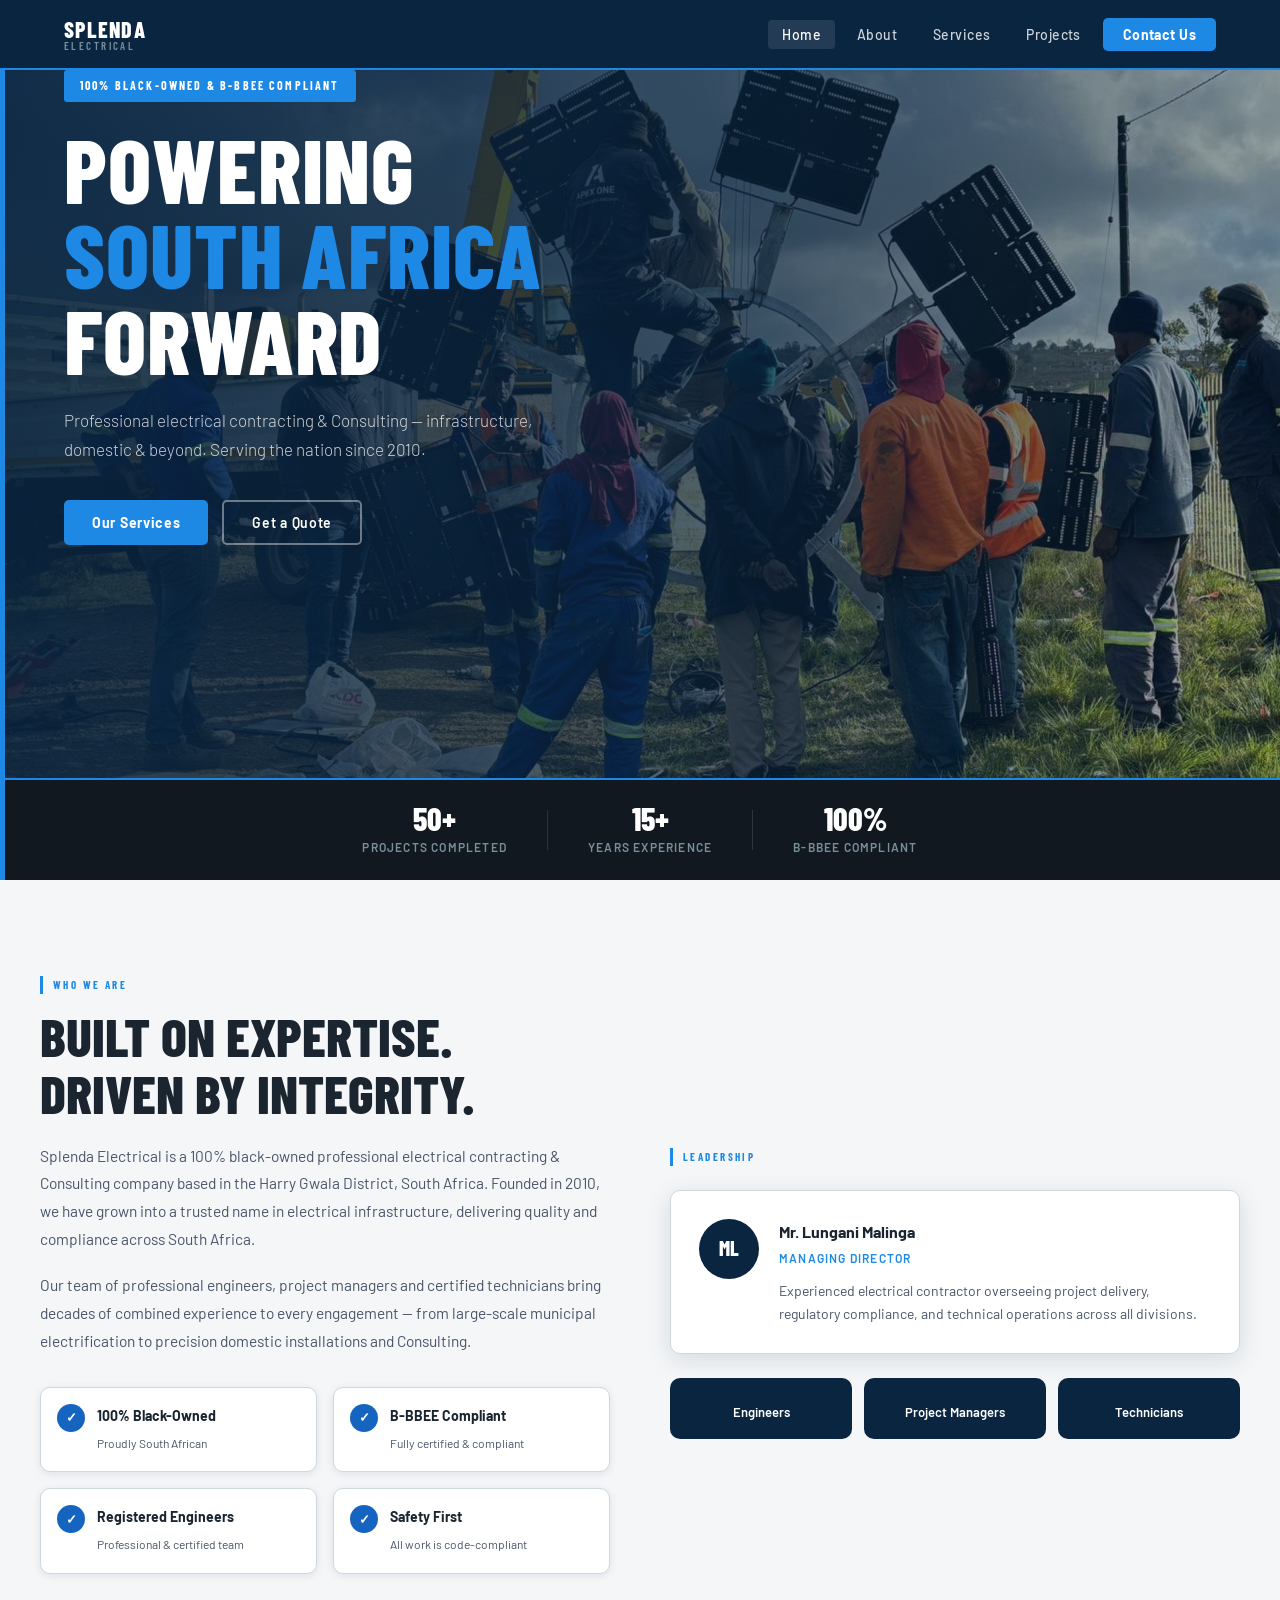
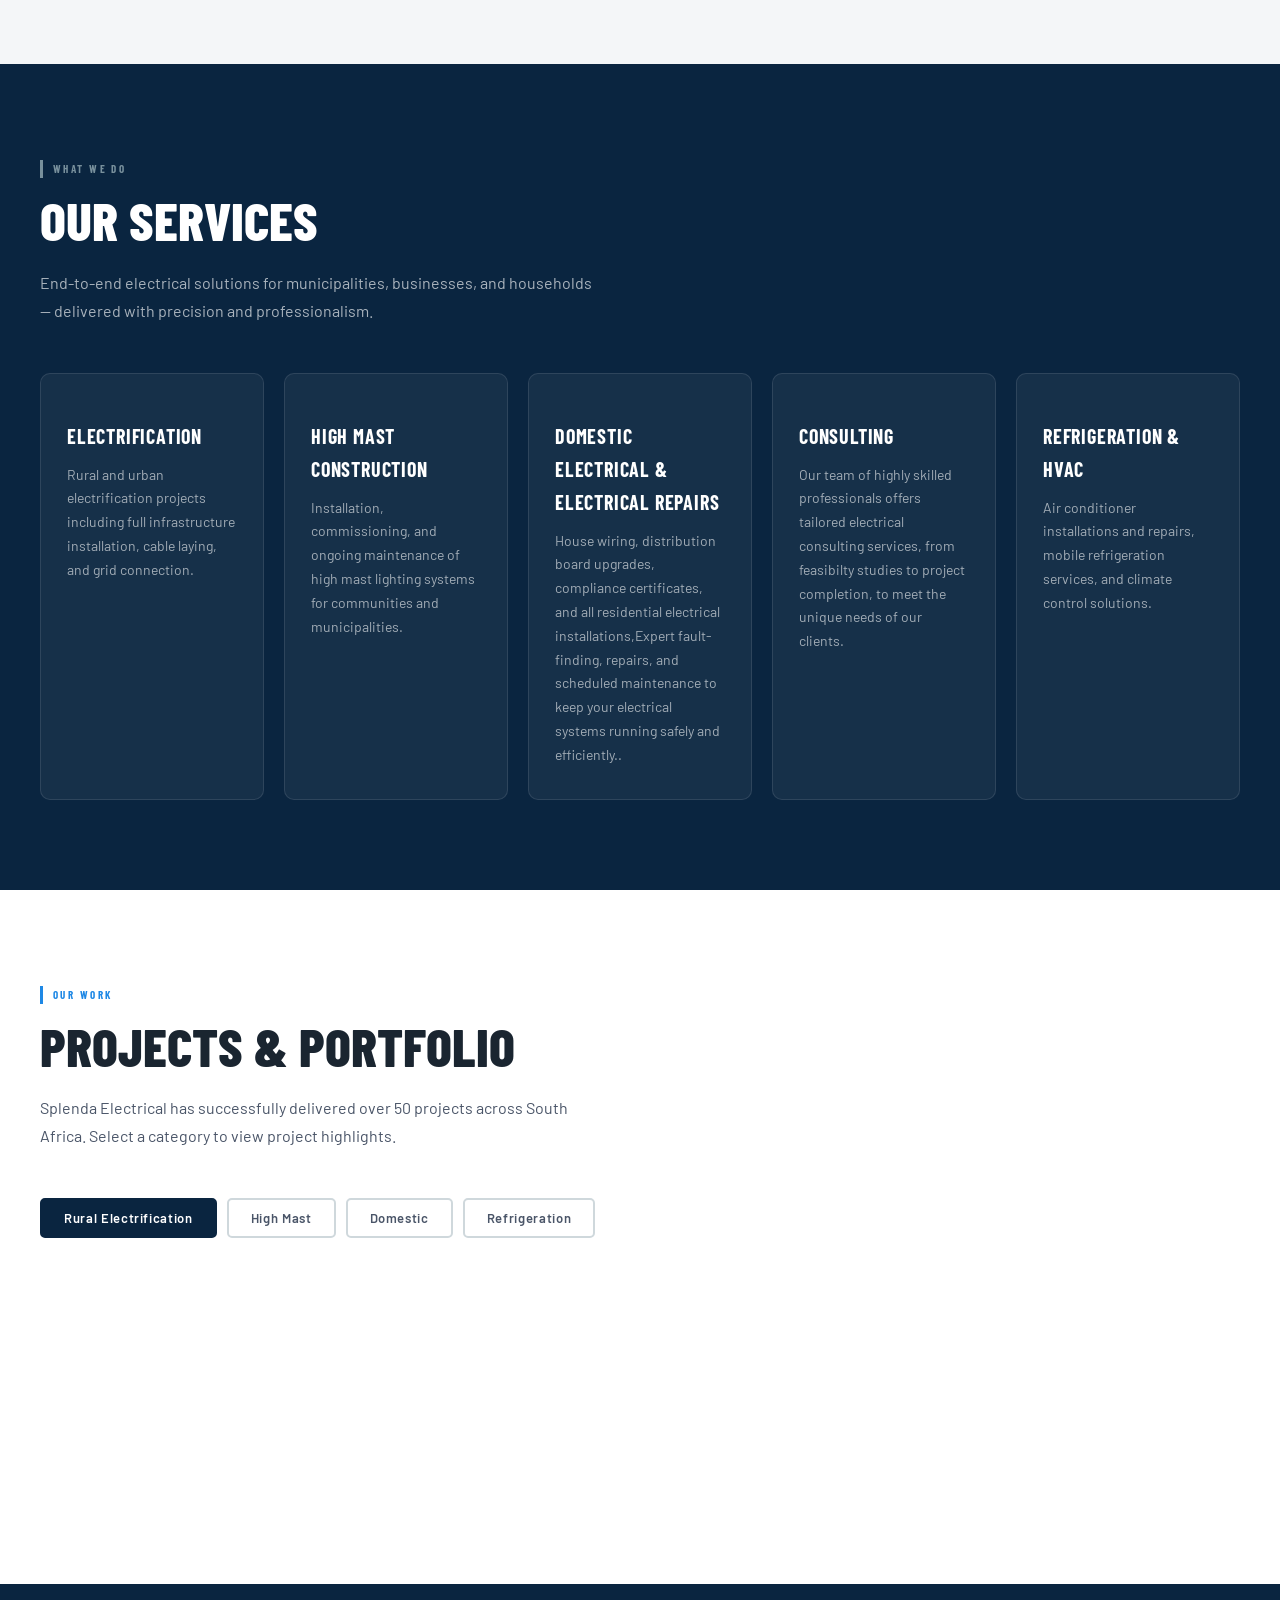
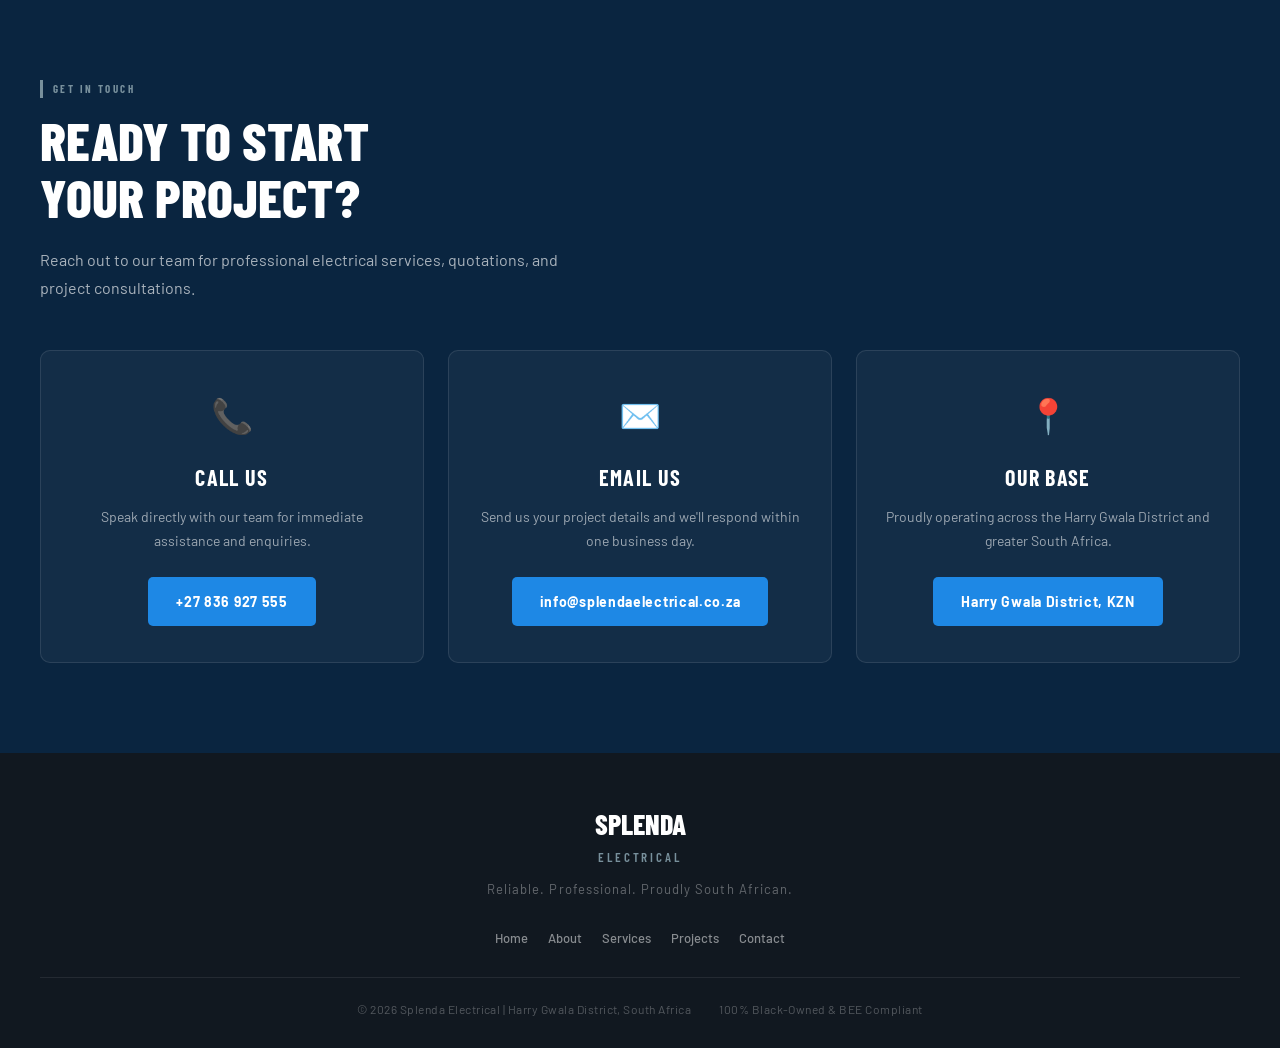
<file: index.html>
<!DOCTYPE html>
<html lang="en">
<head>
  <meta charset="UTF-8" />
  <meta name="viewport" content="width=device-width, initial-scale=1.0" />
  <title>Splenda Electrical | Professional Electrical Contracting & Consulting</title>
  <link rel="preconnect" href="https://fonts.googleapis.com" />
  <link rel="preconnect" href="https://fonts.gstatic.com" crossorigin />
  <link href="https://fonts.googleapis.com/css2?family=Barlow+Condensed:wght@400;600;700;800&family=Barlow:wght@300;400;500;600&display=swap" rel="stylesheet" />
  <link rel="stylesheet" href="style.css" />
  <script defer src="script.js"></script>
</head>
<body>

  <!-- ══════════════ NAVBAR ══════════════ -->
  <nav id="navbar">
    <div class="nav-inner">
      <div class="logo">
        <span class="logo-main">SPLENDA</span>
        <span class="logo-sub">ELECTRICAL</span>
      </div>

      <button class="hamburger" id="hamburger" aria-label="Toggle menu">
        <span></span><span></span><span></span>
      </button>

      <ul class="nav-links" id="nav-links">
        <li><a href="#home" class="nav-link">Home</a></li>
        <li><a href="#about" class="nav-link">About</a></li>
        <li><a href="#services" class="nav-link">Services</a></li>
        <li><a href="#projects" class="nav-link">Projects</a></li>
        <li><a href="#contact" class="nav-link nav-cta">Contact Us</a></li>
      </ul>
    </div>
  </nav>


  <!-- ══════════════ HERO ══════════════ -->
  <header id="home">
    <div class="hero-overlay"></div>
    <div class="hero-content">
      <div class="hero-badge">100% Black-Owned &amp; B-BBEE Compliant</div>
      <h1 class="hero-title">
        Powering<br />
        <span class="accent">South Africa</span><br />
        Forward
      </h1>
      <p class="hero-sub">Professional electrical contracting & Consulting — infrastructure, domestic &amp; beyond. Serving the nation since 2010.</p>
      <div class="hero-actions">
        <button class="btn-primary" onclick="scrollToSection('services')">Our Services</button>
        <button class="btn-ghost" onclick="scrollToSection('contact')">Get a Quote</button>
      </div>
    </div>
    <div class="hero-stats">
      <div class="stat">
        <span class="stat-num">50+</span>
        <span class="stat-label">Projects Completed</span>
      </div>
      <div class="stat-divider"></div>
      <div class="stat">
        <span class="stat-num">15+</span>
        <span class="stat-label">Years Experience</span>
      </div>
      <div class="stat-divider"></div>
      <div class="stat">
        <span class="stat-num">100%</span>
        <span class="stat-label">B-BBEE Compliant</span>
      </div>
    </div>
  </header>


  <!-- ══════════════ ABOUT ══════════════ -->
  <section id="about" class="section">
    <div class="container">

      <div class="section-label">Who We Are</div>
      <h2 class="section-title">Built on Expertise.<br />Driven by Integrity.</h2>

      <div class="about-grid">
        <div class="about-text">
          <p>Splenda Electrical is a 100% black-owned professional electrical contracting & Consulting company based in the Harry Gwala District, South Africa. Founded in 2010, we have grown into a trusted name in electrical infrastructure, delivering quality and compliance across South Africa.</p>
          <p>Our team of professional engineers, project managers and certified technicians bring decades of combined experience to every engagement — from large-scale municipal electrification to precision domestic installations and Consulting.</p>

          <div class="credentials">
            <div class="credential-item">
              <div class="credential-icon">✓</div>
              <div>
                <strong>100% Black-Owned</strong>
                <span>Proudly South African</span>
              </div>
            </div>
            <div class="credential-item">
              <div class="credential-icon">✓</div>
              <div>
                <strong>B-BBEE Compliant</strong>
                <span>Fully certified &amp; compliant</span>
              </div>
            </div>
            <div class="credential-item">
              <div class="credential-icon">✓</div>
              <div>
                <strong>Registered Engineers</strong>
                <span>Professional &amp; certified team</span>
              </div>
            </div>
            <div class="credential-item">
              <div class="credential-icon">✓</div>
              <div>
                <strong>Safety First</strong>
                <span>All work is code-compliant</span>
              </div>
            </div>
          </div>
        </div>

        <div class="about-team">
          <div class="section-label" style="margin-bottom:24px;">Leadership</div>
          <div class="team-card">
            <div class="team-avatar">ML</div>
            <div class="team-info">
              <div class="team-name">Mr. Lungani Malinga</div>
              <div class="team-role">Managing Director</div>
              <p class="team-bio">Experienced electrical contractor overseeing project delivery, regulatory compliance, and technical operations across all divisions.</p>
            </div>
          </div>

          <div class="team-pillars">
            <div class="pillar">
              <span class="pillar-icon"></span>
              <span>Engineers</span>
            </div>
            <div class="pillar">
              <span class="pillar-icon"></span>
              <span>Project Managers</span>
            </div>
            <div class="pillar">
              <span class="pillar-icon"></span>
              <span>Technicians</span>
            </div>
          </div>
        </div>
      </div>

    </div>
  </section>


  <!-- ══════════════ SERVICES ══════════════ -->
  <section id="services" class="section section-dark">
    <div class="container">

      <div class="section-label light">What We Do</div>
      <h2 class="section-title light">Our Services</h2>
      <p class="section-intro light">End-to-end electrical solutions for municipalities, businesses, and households — delivered with precision and professionalism.</p>

      <div class="services-grid">

        <div class="service-card">
          <div class="service-num"></div>
          <div class="service-icon"></div>
          <h3>Electrification</h3>
          <p>Rural and urban electrification projects including full infrastructure installation, cable laying, and grid connection.</p>
        </div>

        <div class="service-card">
          <div class="service-num"></div>
          <div class="service-icon"></div>
          <h3>High Mast Construction</h3>
          <p>Installation, commissioning, and ongoing maintenance of high mast lighting systems for communities and municipalities.</p>
        </div>

        <div class="service-card">
          <div class="service-num"></div>
          <div class="service-icon"></div>
          <h3>Domestic Electrical & Electrical Repairs</h3>
          <p>House wiring, distribution board upgrades, compliance certificates, and all residential electrical installations,Expert fault-finding, repairs, and scheduled maintenance to keep your electrical systems running safely and efficiently..</p>
        </div>

        <div class="service-card">
          <div class="service-num"></div>
          <div class="service-icon"></div>
          <h3>Consulting</h3>
          <p>Our team of highly skilled professionals offers tailored electrical consulting services, from feasibilty studies to project completion, to meet the unique needs of our clients.</p>
        </div>

        <div class="service-card">
          <div class="service-num"></div>
          <div class="service-icon"></div>
          <h3>Refrigeration &amp; HVAC</h3>
          <p>Air conditioner installations and repairs, mobile refrigeration services, and climate control solutions.</p>
        </div>

      </div>

    </div>
  </section>


  <!-- ══════════════ PROJECTS ══════════════ -->
  <section id="projects" class="section">
    <div class="container">

      <div class="section-label">Our Work</div>
      <h2 class="section-title">Projects &amp; Portfolio</h2>
      <p class="section-intro">Splenda Electrical has successfully delivered over 50 projects across South Africa. Select a category to view project highlights.</p>

      <div class="project-tabs">
        <button class="tab-btn active" onclick="showProject('rural', this)">Rural Electrification</button>
        <button class="tab-btn" onclick="showProject('mast', this)">High Mast</button>
        <button class="tab-btn" onclick="showProject('domestic', this)">Domestic</button>
        <button class="tab-btn" onclick="showProject('refrigeration', this)">Refrigeration</button>
      </div>

      <div id="project-gallery" class="project-gallery-wrap"></div>

    </div>
  </section>


  <!-- ══════════════ CONTACT ══════════════ -->
  <section id="contact" class="section section-dark">
    <div class="container">

      <div class="section-label light">Get In Touch</div>
      <h2 class="section-title light">Ready to Start<br />Your Project?</h2>
      <p class="section-intro light">Reach out to our team for professional electrical services, quotations, and project consultations.</p>

      <div class="contact-grid">

        <div class="contact-card">
          <div class="contact-card-icon">📞</div>
          <h3>Call Us</h3>
          <p>Speak directly with our team for immediate assistance and enquiries.</p>
          <a class="btn-primary" href="tel:+27836927555">+27 836 927 555</a>
        </div>

        <div class="contact-card">
          <div class="contact-card-icon">✉️</div>
          <h3>Email Us</h3>
          <p>Send us your project details and we'll respond within one business day.</p>
          <a class="btn-primary" href="mailto:info@splendaelectrical.co.za">info@splendaelectrical.co.za</a>
        </div>

        <div class="contact-card">
          <div class="contact-card-icon">📍</div>
          <h3>Our Base</h3>
          <p>Proudly operating across the Harry Gwala District and greater South Africa.</p>
          <span class="btn-primary" style="cursor:default;">Harry Gwala District, KZN</span>
        </div>

      </div>

    </div>
  </section>


  <!-- ══════════════ FOOTER ══════════════ -->
  <footer>
    <div class="footer-inner">
      <div class="footer-logo">
        <span class="logo-main">SPLENDA</span>
        <span class="logo-sub">ELECTRICAL</span>
      </div>
      <p class="footer-tagline">Reliable. Professional. Proudly South African.</p>
      <div class="footer-links">
        <a href="#home">Home</a>
        <a href="#about">About</a>
        <a href="#services">Services</a>
        <a href="#projects">Projects</a>
        <a href="#contact">Contact</a>
      </div>
      <div class="footer-bottom">
        <span>© 2026 Splenda Electrical | Harry Gwala District, South Africa</span>
        <span>100% Black-Owned &amp; BEE Compliant</span>
      </div>
    </div>
  </footer>

</body>
</html>
</file>
<file: style.css>
/* ══════════════════════════════════════════
   SPLENDA ELECTRICAL — CORPORATE STYLESHEET
   Palette: Navy Blue · Steel Grey · Black · White
   ══════════════════════════════════════════ */

:root {
  --navy:          #0a2540;
  --navy-light:    #0f3460;
  --blue:          #1565c0;
  --blue-bright:   #1e88e5;
  --steel:         #546e7a;
  --steel-light:   #78909c;
  --grey-bg:       #eceff1;
  --grey-border:   #cfd8dc;
  --dark:          #111820;
  --white:         #ffffff;
  --off-white:     #f4f6f8;
  --text:          #1a2530;
  --text-light:    #4a5568;
  --shadow-sm:     0 2px 8px rgba(10,37,64,0.09);
  --shadow-md:     0 6px 24px rgba(10,37,64,0.13);
  --shadow-lg:     0 16px 48px rgba(10,37,64,0.18);
  --radius:        10px;
  --transition:    0.28s ease;
}

/* ── Reset ── */
*, *::before, *::after {
  margin: 0; padding: 0; box-sizing: border-box;
}

html { scroll-behavior: smooth; }

body {
  font-family: 'Barlow', sans-serif;
  font-weight: 400;
  color: var(--text);
  background: var(--white);
  line-height: 1.65;
  -webkit-font-smoothing: antialiased;
}

img { display: block; width: 100%; }
a   { text-decoration: none; }

/* ══════════════════════════════════════════
   NAVBAR
   ══════════════════════════════════════════ */
#navbar {
  position: sticky;
  top: 0;
  z-index: 1000;
  background: var(--navy);
  border-bottom: 2px solid var(--blue-bright);
  transition: box-shadow var(--transition);
}

#navbar.scrolled { box-shadow: var(--shadow-lg); }

.nav-inner {
  max-width: 1200px;
  margin: 0 auto;
  padding: 0 24px;
  height: 68px;
  display: flex;
  align-items: center;
  justify-content: space-between;
}

.logo {
  display: flex;
  flex-direction: column;
  line-height: 1;
  letter-spacing: 0.08em;
}

.logo-main {
  font-family: 'Barlow Condensed', sans-serif;
  font-weight: 800;
  font-size: 22px;
  color: var(--white);
}

.logo-sub {
  font-family: 'Barlow Condensed', sans-serif;
  font-weight: 600;
  font-size: 11px;
  color: var(--steel-light);
  letter-spacing: 0.22em;
}

.nav-links {
  list-style: none;
  display: flex;
  align-items: center;
  gap: 8px;
}

.nav-link {
  font-family: 'Barlow', sans-serif;
  font-weight: 500;
  font-size: 14px;
  color: rgba(255,255,255,0.80);
  padding: 6px 14px;
  border-radius: 4px;
  transition: color var(--transition), background var(--transition);
  letter-spacing: 0.03em;
}

.nav-link:hover {
  color: var(--white);
  background: rgba(255,255,255,0.09);
}

.nav-cta {
  background: var(--blue-bright);
  color: var(--white) !important;
  font-weight: 700;
  padding: 8px 20px;
  border-radius: 5px;
}

.nav-cta:hover {
  background: #2196f3 !important;
  color: var(--white) !important;
}

/* Hamburger */
.hamburger {
  display: none;
  flex-direction: column;
  gap: 5px;
  background: none;
  border: none;
  cursor: pointer;
  padding: 4px;
}

.hamburger span {
  display: block;
  width: 24px;
  height: 2px;
  background: var(--white);
  border-radius: 2px;
  transition: var(--transition);
}

/* ══════════════════════════════════════════
   HERO
   ══════════════════════════════════════════ */
header#home {
  position: relative;
  min-height: 90vh;
  display: flex;
  flex-direction: column; 
  justify-content: center;
  align-items: flex-start;
  background: url('images/header.jpeg') center / cover no-repeat;
  overflow: hidden;
}

.hero-overlay {
  position: absolute;
  inset: 0;
  background: linear-gradient(
    105deg,
    rgba(10,37,64,0.94) 0%,
    rgba(10,37,64,0.72) 55%,
    rgba(10,37,64,0.32) 100%
  );
}

/* Blue left stripe */
header#home::after {
  content: '';
  position: absolute;
  left: 0;
  top: 0;
  width: 5px;
  height: 100%;
  background: var(--blue-bright);
}

.hero-content {
  position: relative;
  max-width: 1200px;
  width: 100%;
  margin: 0 auto;
  padding: 0 24px;
}

.hero-badge {
  display: inline-block;
  background: var(--blue-bright);
  color: var(--white);
  font-family: 'Barlow Condensed', sans-serif;
  font-weight: 700;
  font-size: 12px;
  letter-spacing: 0.18em;
  text-transform: uppercase;
  padding: 6px 16px;
  border-radius: 3px;
  margin-bottom: 24px;
}

.hero-title {
  font-family: 'Barlow Condensed', sans-serif;
  font-weight: 800;
  font-size: clamp(48px, 8vw, 90px);
  line-height: 0.95;
  color: var(--white);
  text-transform: uppercase;
  letter-spacing: 0.01em;
  margin-bottom: 24px;
}

.hero-title .accent { color: var(--blue-bright); }

.hero-sub {
  font-size: clamp(15px, 2vw, 17px);
  font-weight: 300;
  color: rgba(255,255,255,0.78);
  max-width: 480px;
  margin-bottom: 36px;
  line-height: 1.7;
}

.hero-actions {
  display: flex;
  gap: 14px;
  flex-wrap: wrap;
}

/* Stats bar */
.hero-stats {
  position: relative;
  width: 100%;
  background: var(--dark);
  border-top: 2px solid var(--blue-bright);
  display: flex;
  align-items: center;
  justify-content: center;
  gap: 0;
  padding: 22px 24px;
  margin-top: auto;
}

.stat {
  display: flex;
  flex-direction: column;
  align-items: center;
  padding: 0 40px;
}

.stat-num {
  font-family: 'Barlow Condensed', sans-serif;
  font-weight: 800;
  font-size: 32px;
  color: var(--white);
  line-height: 1;
}

.stat-label {
  font-size: 12px;
  font-weight: 600;
  text-transform: uppercase;
  letter-spacing: 0.1em;
  color: var(--steel-light);
  margin-top: 4px;
}

.stat-divider {
  width: 1px;
  height: 40px;
  background: rgba(255,255,255,0.12);
}

/* ══════════════════════════════════════════
   BUTTONS
   ══════════════════════════════════════════ */
.btn-primary {
  display: inline-block;
  background: var(--blue-bright);
  color: var(--white);
  font-family: 'Barlow', sans-serif;
  font-weight: 700;
  font-size: 14px;
  letter-spacing: 0.05em;
  padding: 13px 28px;
  border-radius: 5px;
  border: none;
  cursor: pointer;
  transition: background var(--transition), transform var(--transition), box-shadow var(--transition);
  text-align: center;
}

.btn-primary:hover {
  background: #2196f3;
  transform: translateY(-2px);
  box-shadow: 0 6px 20px rgba(30,136,229,0.38);
}

.btn-ghost {
  display: inline-block;
  background: transparent;
  color: var(--white);
  font-family: 'Barlow', sans-serif;
  font-weight: 600;
  font-size: 14px;
  letter-spacing: 0.05em;
  padding: 12px 28px;
  border-radius: 5px;
  border: 2px solid rgba(255,255,255,0.40);
  cursor: pointer;
  transition: border-color var(--transition), background var(--transition);
}

.btn-ghost:hover {
  border-color: var(--white);
  background: rgba(255,255,255,0.08);
}

/* ══════════════════════════════════════════
   SECTION SHARED
   ══════════════════════════════════════════ */
.section { padding: 90px 24px; }

.section-dark { background: var(--navy); }

.container {
  max-width: 1200px;
  margin: 0 auto;
}

.section-label {
  display: inline-block;
  font-family: 'Barlow Condensed', sans-serif;
  font-weight: 700;
  font-size: 11px;
  letter-spacing: 0.22em;
  text-transform: uppercase;
  color: var(--blue-bright);
  border-left: 3px solid var(--blue-bright);
  padding-left: 10px;
  margin-bottom: 14px;
}

.section-label.light { color: var(--steel-light); border-color: var(--steel-light); }

.section-title {
  font-family: 'Barlow Condensed', sans-serif;
  font-weight: 800;
  font-size: clamp(34px, 5vw, 54px);
  line-height: 1.05;
  color: var(--text);
  text-transform: uppercase;
  margin-bottom: 20px;
}

.section-title.light { color: var(--white); }

.section-intro {
  font-size: 16px;
  color: var(--text-light);
  max-width: 560px;
  margin-bottom: 48px;
  line-height: 1.75;
}

.section-intro.light { color: rgba(255,255,255,0.65); }

/* ══════════════════════════════════════════
   ABOUT
   ══════════════════════════════════════════ */
#about { background: var(--off-white); }

.about-grid {
  display: grid;
  grid-template-columns: 1fr 1fr;
  gap: 60px;
  align-items: start;
}

.about-text p {
  font-size: 15.5px;
  color: var(--text-light);
  margin-bottom: 18px;
  line-height: 1.80;
}

.credentials {
  margin-top: 32px;
  display: grid;
  grid-template-columns: 1fr 1fr;
  gap: 16px;
}

.credential-item {
  display: flex;
  align-items: flex-start;
  gap: 12px;
  background: var(--white);
  padding: 16px;
  border-radius: var(--radius);
  border: 1px solid var(--grey-border);
  box-shadow: var(--shadow-sm);
}

.credential-icon {
  width: 28px;
  height: 28px;
  background: var(--blue);
  color: var(--white);
  font-weight: 700;
  border-radius: 50%;
  display: flex;
  align-items: center;
  justify-content: center;
  font-size: 13px;
  flex-shrink: 0;
}

.credential-item strong {
  display: block;
  font-size: 14px;
  font-weight: 700;
  color: var(--text);
  margin-bottom: 2px;
}

.credential-item span {
  font-size: 12px;
  color: var(--text-light);
}

/* Team */
.team-card {
  display: flex;
  gap: 20px;
  background: var(--white);
  border-radius: var(--radius);
  padding: 28px;
  border: 1px solid var(--grey-border);
  box-shadow: var(--shadow-md);
  margin-bottom: 24px;
}

.team-avatar {
  width: 60px;
  height: 60px;
  background: var(--navy);
  color: var(--white);
  font-family: 'Barlow Condensed', sans-serif;
  font-weight: 800;
  font-size: 20px;
  border-radius: 50%;
  display: flex;
  align-items: center;
  justify-content: center;
  flex-shrink: 0;
}

.team-name {
  font-weight: 700;
  font-size: 16px;
  color: var(--text);
}

.team-role {
  font-size: 12px;
  font-weight: 600;
  letter-spacing: 0.1em;
  text-transform: uppercase;
  color: var(--blue-bright);
  margin: 4px 0 10px;
}

.team-bio {
  font-size: 14px;
  color: var(--text-light);
  line-height: 1.65;
}

.team-pillars {
  display: flex;
  gap: 12px;
}

.pillar {
  flex: 1;
  background: var(--navy);
  color: var(--white);
  border-radius: var(--radius);
  padding: 16px 12px;
  text-align: center;
  font-size: 13px;
  font-weight: 600;
  display: flex;
  flex-direction: column;
  gap: 8px;
  align-items: center;
}

.pillar-icon { font-size: 22px; }

/* ══════════════════════════════════════════
   SERVICES
   ══════════════════════════════════════════ */
.services-grid {
  display: grid;
  grid-template-columns: repeat(auto-fit, minmax(220px, 1fr));
  gap: 20px;
}

.service-card {
  background: rgba(255,255,255,0.05);
  border: 1px solid rgba(255,255,255,0.10);
  border-radius: var(--radius);
  padding: 32px 26px;
  position: relative;
  overflow: hidden;
  transition: background var(--transition), transform var(--transition), border-color var(--transition);
}

.service-card::before {
  content: '';
  position: absolute;
  top: 0;
  left: 0;
  width: 3px;
  height: 0;
  background: var(--blue-bright);
  border-radius: 0 0 3px 0;
  transition: height 0.4s ease;
}

.service-card:hover {
  background: rgba(255,255,255,0.08);
  border-color: var(--blue-bright);
  transform: translateY(-4px);
}

.service-card:hover::before { height: 100%; }

.service-num {
  font-family: 'Barlow Condensed', sans-serif;
  font-weight: 800;
  font-size: 42px;
  color: rgba(255,255,255,0.08);
  line-height: 1;
  margin-bottom: 8px;
}

.service-icon { font-size: 26px; margin-bottom: 14px; }

.service-card h3 {
  font-family: 'Barlow Condensed', sans-serif;
  font-weight: 700;
  font-size: 20px;
  color: var(--white);
  text-transform: uppercase;
  letter-spacing: 0.04em;
  margin-bottom: 10px;
}

.service-card p {
  font-size: 14px;
  color: rgba(255,255,255,0.60);
  line-height: 1.7;
}

/* ══════════════════════════════════════════
   PROJECTS
   ══════════════════════════════════════════ */
#projects { background: var(--white); }

.project-tabs {
  display: flex;
  flex-wrap: wrap;
  gap: 10px;
  margin-bottom: 36px;
}

.tab-btn {
  font-family: 'Barlow', sans-serif;
  font-weight: 600;
  font-size: 13px;
  letter-spacing: 0.05em;
  padding: 10px 22px;
  border-radius: 5px;
  border: 2px solid var(--grey-border);
  background: transparent;
  color: var(--text-light);
  cursor: pointer;
  transition: all var(--transition);
}

.tab-btn:hover,
.tab-btn.active {
  background: var(--navy);
  border-color: var(--navy);
  color: var(--white);
}

.project-gallery-wrap { min-height: 220px; }

.gallery {
  display: grid;
  grid-template-columns: repeat(auto-fit, minmax(260px, 1fr));
  gap: 20px;
  animation: fadeUp 0.4s ease;
}

@keyframes fadeUp {
  from { opacity: 0; transform: translateY(16px); }
  to   { opacity: 1; transform: translateY(0); }
}

.gallery-item {
  position: relative;
  border-radius: var(--radius);
  overflow: hidden;
  box-shadow: var(--shadow-md);
  background: var(--off-white);
  aspect-ratio: 4/3;
}

.gallery-item img {
  width: 100%;
  height: 100%;
  object-fit: cover;
  transition: transform 0.4s ease;
}

.gallery-item:hover img { transform: scale(1.04); }

.gallery-placeholder {
  width: 100%;
  aspect-ratio: 4/3;
  background: linear-gradient(135deg, var(--navy) 0%, var(--navy-light) 100%);
  border-radius: var(--radius);
  display: flex;
  flex-direction: column;
  align-items: center;
  justify-content: center;
  color: rgba(255,255,255,0.45);
  font-size: 13px;
  font-weight: 500;
  gap: 10px;
  letter-spacing: 0.05em;
}

.gallery-placeholder .ph-icon { font-size: 32px; }

/* ══════════════════════════════════════════
   CONTACT
   ══════════════════════════════════════════ */
.contact-grid {
  display: grid;
  grid-template-columns: repeat(auto-fit, minmax(240px, 1fr));
  gap: 24px;
}

.contact-card {
  background: rgba(255,255,255,0.04);
  border: 1px solid rgba(255,255,255,0.10);
  border-radius: var(--radius);
  padding: 36px 28px;
  text-align: center;
  transition: background var(--transition), border-color var(--transition);
}

.contact-card:hover {
  background: rgba(255,255,255,0.08);
  border-color: var(--blue-bright);
}

.contact-card-icon { font-size: 34px; margin-bottom: 16px; }

.contact-card h3 {
  font-family: 'Barlow Condensed', sans-serif;
  font-weight: 700;
  font-size: 22px;
  color: var(--white);
  text-transform: uppercase;
  letter-spacing: 0.06em;
  margin-bottom: 10px;
}

.contact-card p {
  font-size: 14px;
  color: rgba(255,255,255,0.58);
  margin-bottom: 24px;
  line-height: 1.7;
}

/* ══════════════════════════════════════════
   FOOTER
   ══════════════════════════════════════════ */
footer {
  background: var(--dark);
  padding: 48px 24px 28px;
}

.footer-inner {
  max-width: 1200px;
  margin: 0 auto;
  text-align: center;
}

.footer-logo {
  display: flex;
  flex-direction: column;
  align-items: center;
  margin-bottom: 10px;
}

.footer-logo .logo-main { font-size: 28px; color: var(--white); }
.footer-logo .logo-sub  { font-size: 13px; color: var(--steel-light); }

.footer-tagline {
  font-size: 13px;
  color: rgba(255,255,255,0.35);
  letter-spacing: 0.08em;
  margin-bottom: 28px;
}

.footer-links {
  display: flex;
  flex-wrap: wrap;
  justify-content: center;
  gap: 6px 20px;
  margin-bottom: 28px;
}

.footer-links a {
  font-size: 13px;
  font-weight: 500;
  color: rgba(255,255,255,0.50);
  transition: color var(--transition);
}

.footer-links a:hover { color: var(--blue-bright); }

.footer-bottom {
  display: flex;
  flex-wrap: wrap;
  justify-content: center;
  gap: 6px 28px;
  border-top: 1px solid rgba(255,255,255,0.08);
  padding-top: 22px;
  font-size: 12px;
  color: rgba(255,255,255,0.28);
  letter-spacing: 0.04em;
}

/* ══════════════════════════════════════════
   RESPONSIVE
   ══════════════════════════════════════════ */
@media (max-width: 900px) {
  .about-grid { grid-template-columns: 1fr; gap: 40px; }
}

@media (max-width: 768px) {
  .hamburger { display: flex; }

  .nav-links {
    display: none;
    flex-direction: column;
    position: absolute;
    top: 68px;
    left: 0;
    width: 100%;
    background: var(--navy);
    padding: 16px 0 24px;
    border-top: 1px solid rgba(255,255,255,0.10);
    gap: 2px;
  }

  .nav-links.open { display: flex; }

  .nav-link { padding: 12px 28px; border-radius: 0; font-size: 15px; }

  .nav-cta {
    margin: 10px 28px 0;
    text-align: center;
    padding: 12px 28px;
  }

  header#home { min-height: 80vh; }
  .hero-title  { font-size: clamp(40px, 10vw, 64px); }

  .hero-stats {
    flex-direction: column;
    gap: 16px;
    padding: 28px 24px;
  }

  .stat { padding: 0; }
  .stat-divider { width: 80px; height: 1px; }

  .credentials { grid-template-columns: 1fr; }
  .team-pillars { flex-direction: column; }

  .section { padding: 60px 20px; }
}

@media (max-width: 480px) {
  .hero-actions { flex-direction: column; }
  .btn-primary, .btn-ghost { width: 100%; text-align: center; }
  .project-tabs { gap: 8px; }
  .tab-btn { font-size: 12px; padding: 8px 14px; }
  .stat-num { font-size: 26px; }
}
</file>
